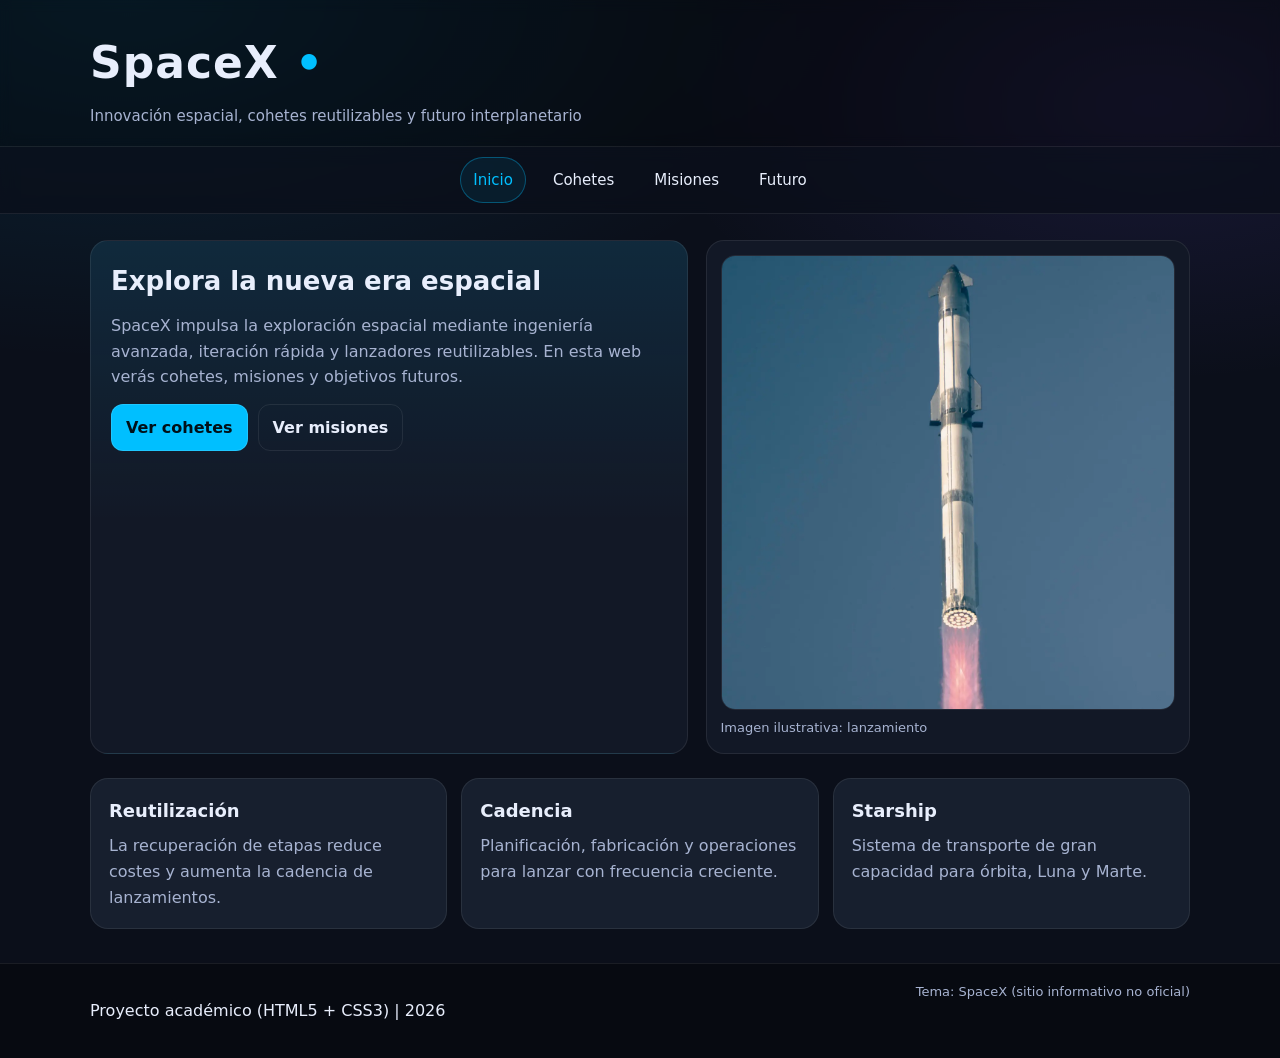
<file: index.html>
<!DOCTYPE html>
<html lang="es">
<head>
  <meta charset="UTF-8" />
  <meta name="viewport" content="width=device-width, initial-scale=1.0" />
  <title>SpaceX | Inicio</title>
  <link rel="stylesheet" href="css/estilos.css" />
</head>

<body>
  <header class="site-header">
    <div class="container header-inner">
      <h1 class="logo">SpaceX</h1>
      <p class="tagline">Innovación espacial, cohetes reutilizables y futuro interplanetario</p>
    </div>
  </header>

  <nav class="site-nav">
    <div class="container">
      <ul class="nav-list">
        <li><a class="active" href="index.html">Inicio</a></li>
        <li><a href="cohetes.html">Cohetes</a></li>
        <li><a href="misiones.html">Misiones</a></li>
        <li><a href="futuro.html">Futuro</a></li>
      </ul>
    </div>
  </nav>

  <main class="container">
    <section class="hero">
      <article class="hero-card">
        <h2>Explora la nueva era espacial</h2>
        <p>
          SpaceX impulsa la exploración espacial mediante ingeniería avanzada, iteración rápida
          y lanzadores reutilizables. En esta web verás cohetes, misiones y objetivos futuros.
        </p>
        <div class="actions">
          <a class="btn" href="cohetes.html">Ver cohetes</a>
          <a class="btn btn-ghost" href="misiones.html">Ver misiones</a>
        </div>
      </article>

      <figure class="hero-media">
        
        <img src="imagenes/Starship-SuperHeavy.jpg" alt="Lanzamiento de cohete SpaceX" />
        <figcaption>Imagen ilustrativa: lanzamiento</figcaption>
      </figure>
    </section>

    <section class="grid">
      <article class="card">
        <h3>Reutilización</h3>
        <p>
          La recuperación de etapas reduce costes y aumenta la cadencia de lanzamientos.
        </p>
      </article>

      <article class="card">
        <h3>Cadencia</h3>
        <p>
          Planificación, fabricación y operaciones para lanzar con frecuencia creciente.
        </p>
      </article>

      <article class="card">
        <h3>Starship</h3>
        <p>
          Sistema de transporte de gran capacidad para órbita, Luna y Marte.
        </p>
      </article>
    </section>
  </main>

  <footer class="site-footer">
    <div class="container footer-inner">
      <p>Proyecto académico (HTML5 + CSS3) | 2026</p>
      <p class="small">Tema: SpaceX (sitio informativo no oficial)</p>
    </div>
  </footer>
</body>
</html>
</file>
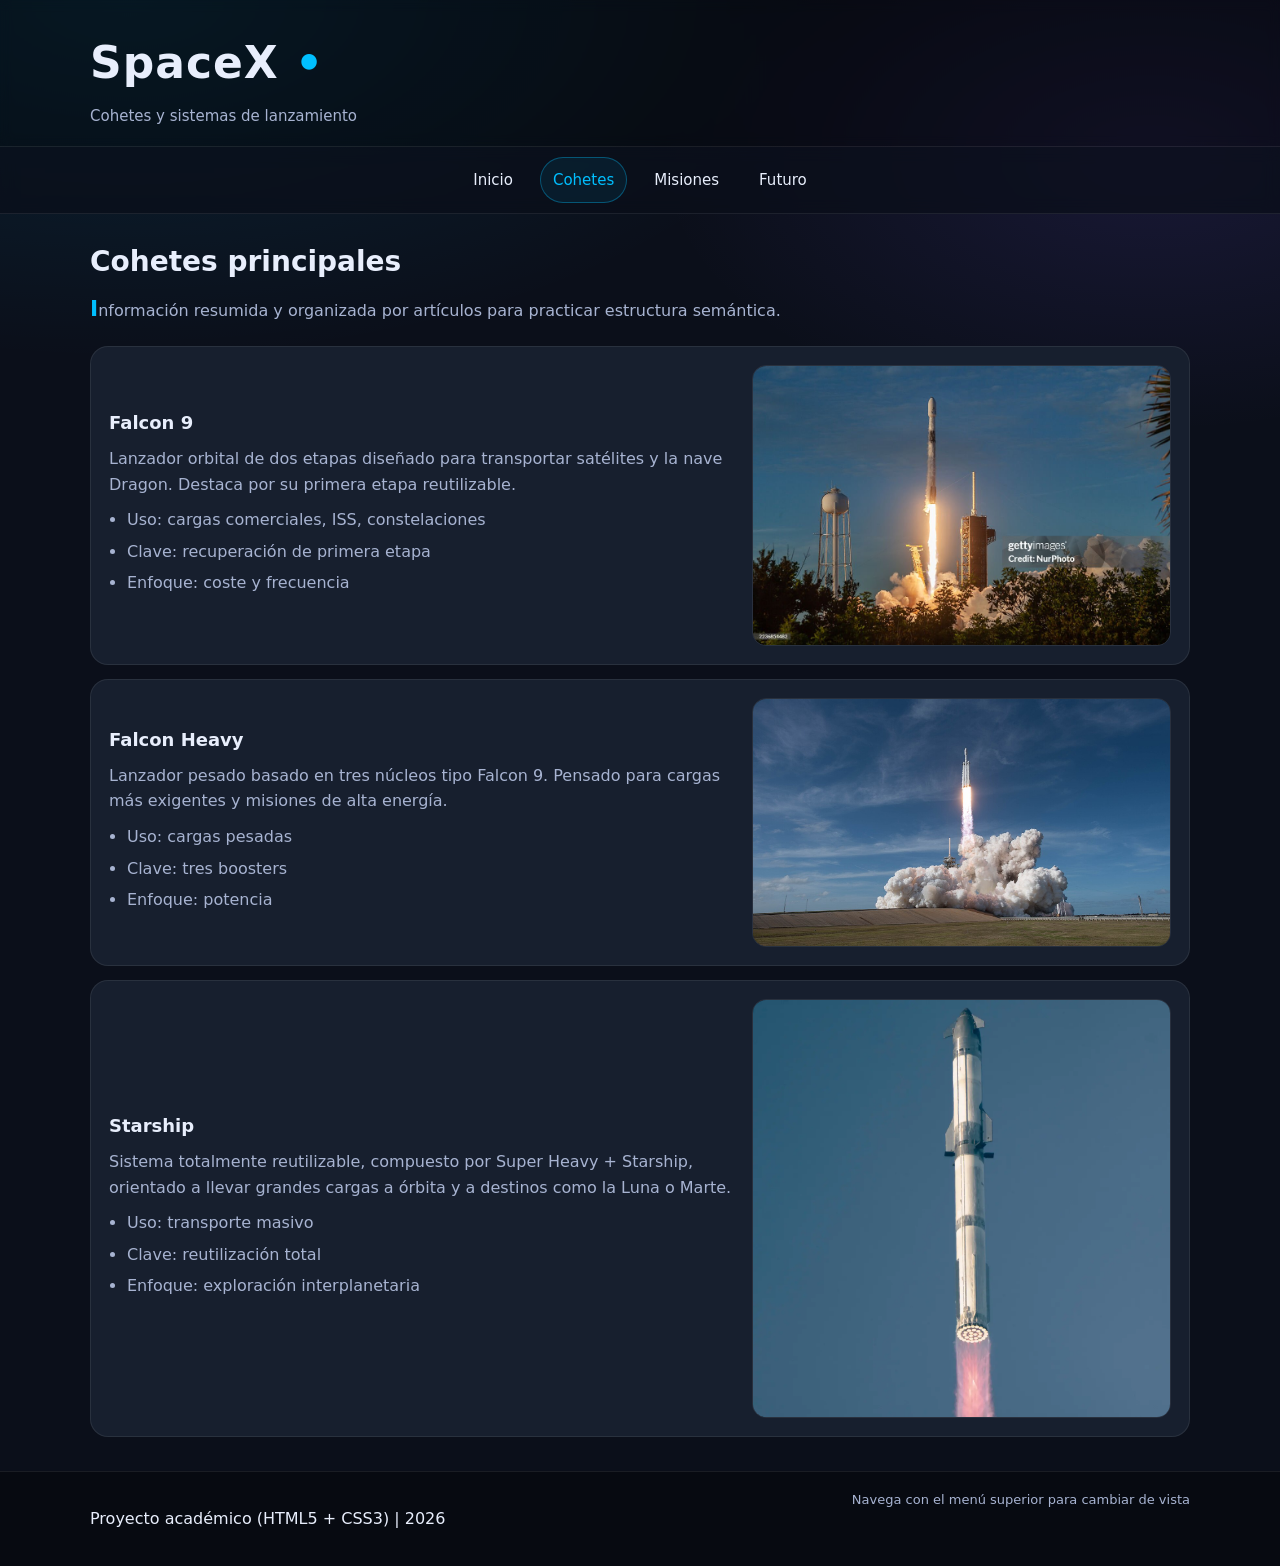
<file: cohetes.html>
<!DOCTYPE html>
<html lang="es">
<head>
  <meta charset="UTF-8" />
  <meta name="viewport" content="width=device-width, initial-scale=1.0" />
  <title>SpaceX | Cohetes</title>
  <link rel="stylesheet" href="css/estilos.css" />
  
</head>

<body>
  <header class="site-header">
    <div class="container header-inner">
      <h1 class="logo">SpaceX</h1>
      <p class="tagline">Cohetes y sistemas de lanzamiento</p>
    </div>
  </header>

  <nav class="site-nav">
    <div class="container">
      <ul class="nav-list">
        <li><a href="index.html">Inicio</a></li>
        <li><a class="active" href="cohetes.html">Cohetes</a></li>
        <li><a href="misiones.html">Misiones</a></li>
        <li><a href="futuro.html">Futuro</a></li>
      </ul>
    </div>
  </nav>

  <main class="container">
    <section class="page-head">
      <h2>Cohetes principales</h2>
      <p>
        Información resumida y organizada por artículos para practicar estructura semántica.
      </p>
    </section>

    <section class="cards-list">
      <article class="card card-split">
        <div class="card-content">
          <h3>Falcon 9</h3>
          <p>
            Lanzador orbital de dos etapas diseñado para transportar satélites y la nave
            Dragon. Destaca por su primera etapa reutilizable.
          </p>
          <ul class="bullets">
            <li>Uso: cargas comerciales, ISS, constelaciones</li>
            <li>Clave: recuperación de primera etapa</li>
            <li>Enfoque: coste y frecuencia</li>
          </ul>
        </div>
        <div class="card-media">
          <img src="imagenes/falcon9.jpg" alt="Cohete Falcon 9" />
        </div>
      </article>

      <article class="card card-split">
        <div class="card-content">
          <h3>Falcon Heavy</h3>
          <p>
            Lanzador pesado basado en tres núcleos tipo Falcon 9. Pensado para cargas más
            exigentes y misiones de alta energía.
          </p>
          <ul class="bullets">
            <li>Uso: cargas pesadas</li>
            <li>Clave: tres boosters</li>
            <li>Enfoque: potencia</li>
          </ul>
        </div>
        <div class="card-media">
          <img src="imagenes/Falcon_Heavy.jpg" alt="Lanzamiento (ilustrativo)" />
        </div>
      </article>

      <article class="card card-split">
        <div class="card-content">
          <h3>Starship</h3>
          <p>
            Sistema totalmente reutilizable, compuesto por Super Heavy + Starship, orientado
            a llevar grandes cargas a órbita y a destinos como la Luna o Marte.
          </p>
          <ul class="bullets">
            <li>Uso: transporte masivo</li>
            <li>Clave: reutilización total</li>
            <li>Enfoque: exploración interplanetaria</li>
          </ul>
        </div>
        <div class="card-media">
          <img src="imagenes/Starship-SuperHeavy.jpg" alt="Starship (ilustrativo)">
        </div>
      </article>
    </section>
  </main>

  <footer class="site-footer">
    <div class="container footer-inner">
      <p>Proyecto académico (HTML5 + CSS3) | 2026</p>
      <p class="small">Navega con el menú superior para cambiar de vista</p>
    </div>
  </footer>
</body>
</html>
</file>
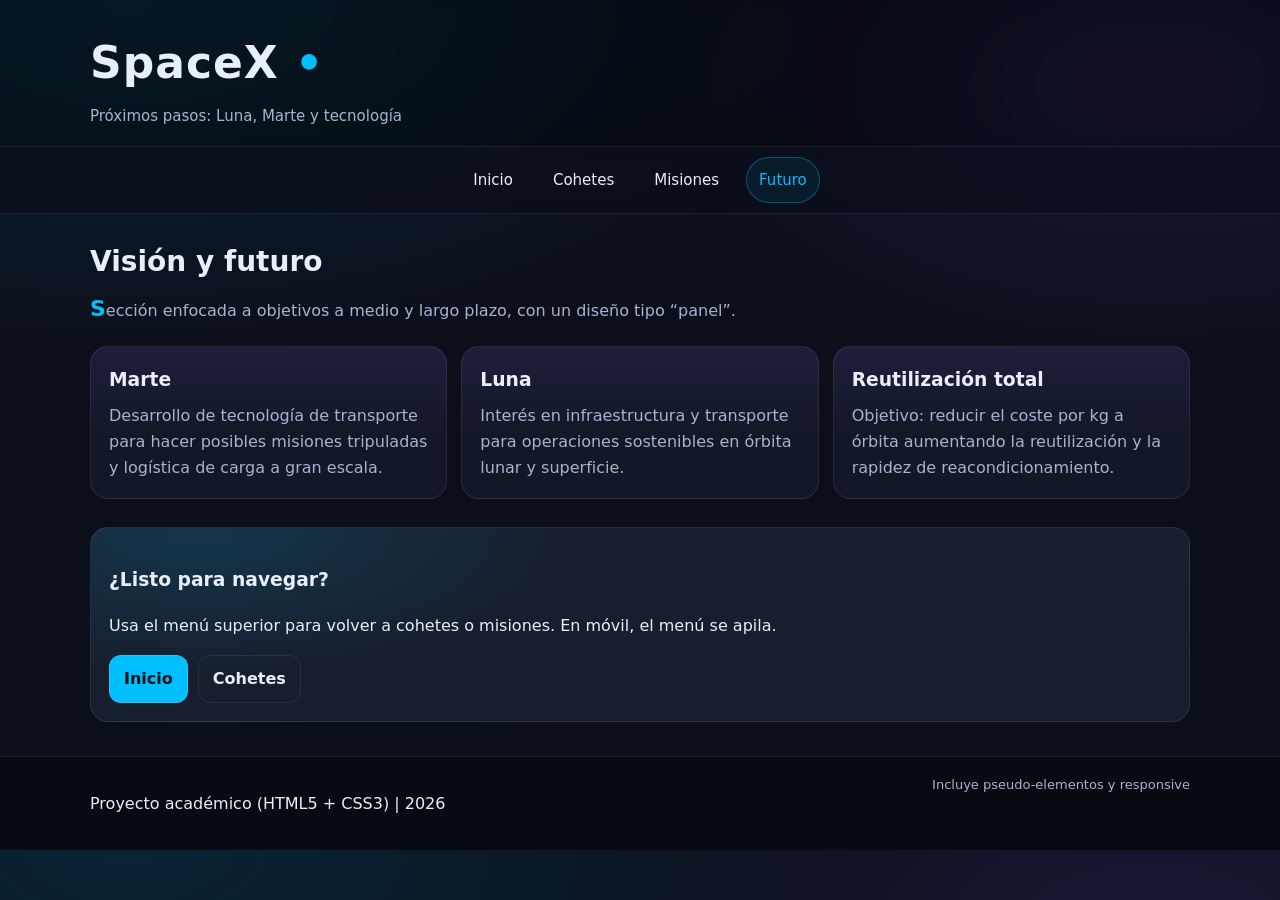
<file: futuro.html>
<!DOCTYPE html>
<html lang="es">
<head>
  <meta charset="UTF-8" />
  <meta name="viewport" content="width=device-width, initial-scale=1.0" />
  <title>SpaceX | Futuro</title>
  <link rel="stylesheet" href="css/estilos.css" />
</head>

<body>
  <header class="site-header">
    <div class="container header-inner">
      <h1 class="logo">SpaceX</h1>
      <p class="tagline">Próximos pasos: Luna, Marte y tecnología</p>
    </div>
  </header>

  <nav class="site-nav">
    <div class="container">
      <ul class="nav-list">
        <li><a href="index.html">Inicio</a></li>
        <li><a href="cohetes.html">Cohetes</a></li>
        <li><a href="misiones.html">Misiones</a></li>
        <li><a class="active" href="futuro.html">Futuro</a></li>
      </ul>
    </div>
  </nav>

  <main class="container">
    <section class="page-head">
      <h2>Visión y futuro</h2>
      <p>
        Sección enfocada a objetivos a medio y largo plazo, con un diseño tipo “panel”.
      </p>
    </section>

    <section class="panel">
      <article class="panel-item">
        <h3>Marte</h3>
        <p>
          Desarrollo de tecnología de transporte para hacer posibles misiones tripuladas
          y logística de carga a gran escala.
        </p>
      </article>

      <article class="panel-item">
        <h3>Luna</h3>
        <p>
          Interés en infraestructura y transporte para operaciones sostenibles en órbita
          lunar y superficie.
        </p>
      </article>

      <article class="panel-item">
        <h3>Reutilización total</h3>
        <p>
          Objetivo: reducir el coste por kg a órbita aumentando la reutilización y la
          rapidez de reacondicionamiento.
        </p>
      </article>
    </section>

    <section class="cta">
      <article class="cta-card">
        <h3>¿Listo para navegar?</h3>
        <p>
          Usa el menú superior para volver a cohetes o misiones. En móvil, el menú se apila.
        </p>
        <div class="actions">
          <a class="btn" href="index.html">Inicio</a>
          <a class="btn btn-ghost" href="cohetes.html">Cohetes</a>
        </div>
      </article>
    </section>
  </main>

  <footer class="site-footer">
    <div class="container footer-inner">
      <p>Proyecto académico (HTML5 + CSS3) | 2026</p>
      <p class="small">Incluye pseudo-elementos y responsive</p>
    </div>
  </footer>
</body>
</html>
</file>
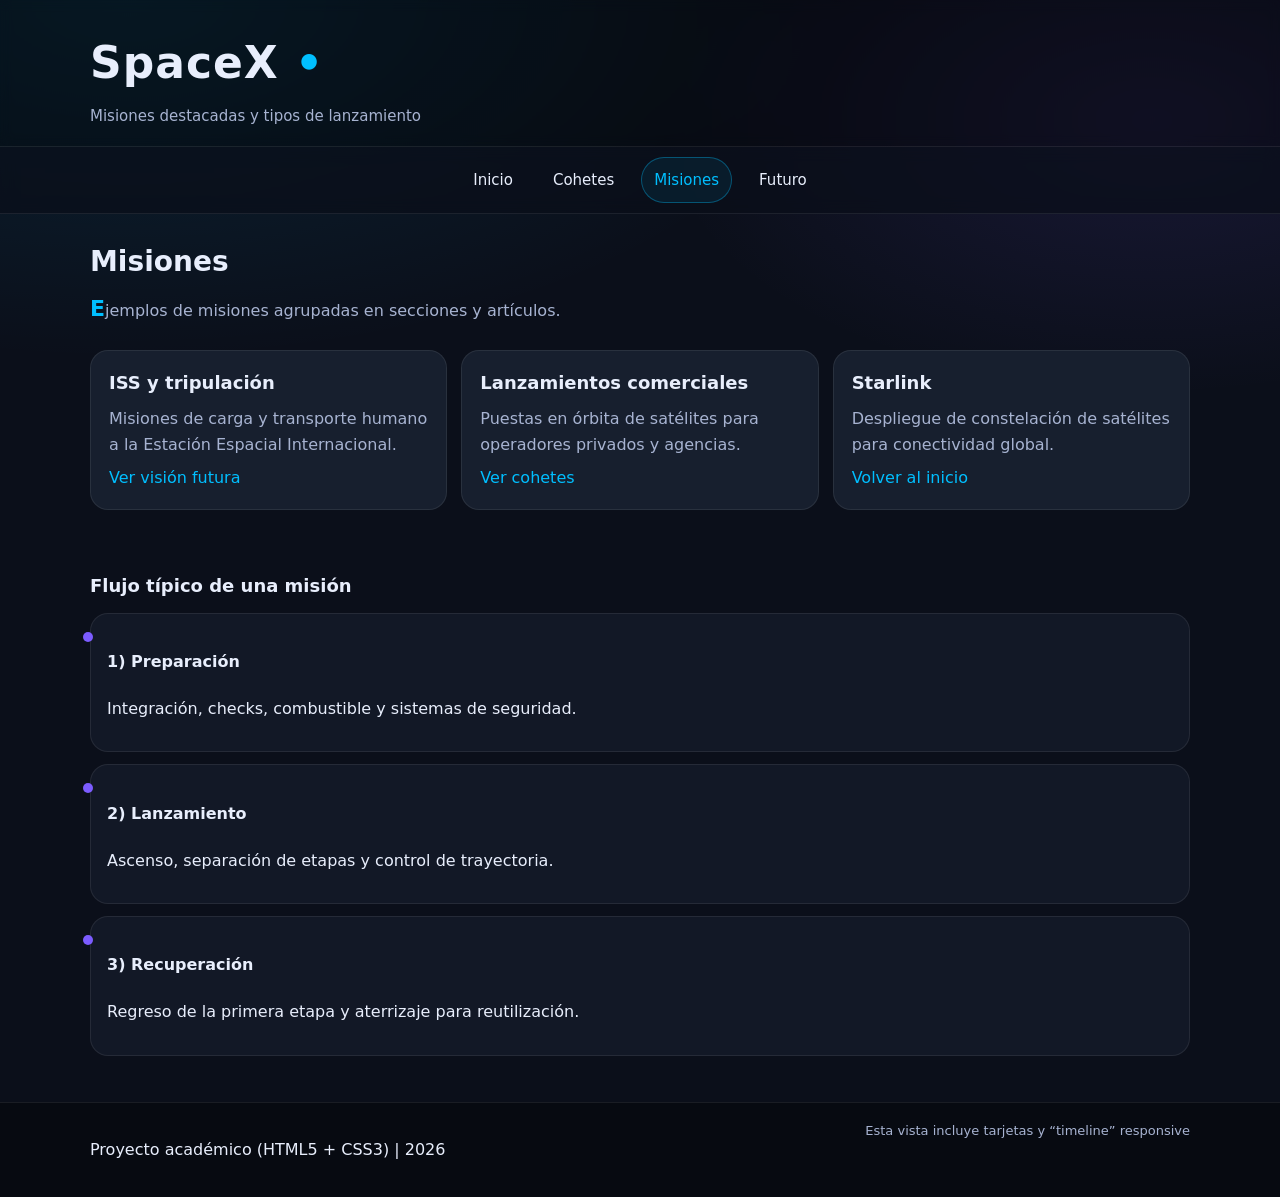
<file: misiones.html>
<!DOCTYPE html>
<html lang="es">
<head>
  <meta charset="UTF-8" />
  <meta name="viewport" content="width=device-width, initial-scale=1.0" />
  <title>SpaceX | Misiones</title>
  <link rel="stylesheet" href="css/estilos.css" />
</head>

<body>
  <header class="site-header">
    <div class="container header-inner">
      <h1 class="logo">SpaceX</h1>
      <p class="tagline">Misiones destacadas y tipos de lanzamiento</p>
    </div>
  </header>

  <nav class="site-nav">
    <div class="container">
      <ul class="nav-list">
        <li><a href="index.html">Inicio</a></li>
        <li><a href="cohetes.html">Cohetes</a></li>
        <li><a class="active" href="misiones.html">Misiones</a></li>
        <li><a href="futuro.html">Futuro</a></li>
      </ul>
    </div>
  </nav>

  <main class="container">
    <section class="page-head">
      <h2>Misiones</h2>
      <p>
        Ejemplos de misiones agrupadas en secciones y artículos.
      </p>
    </section>

    <section class="grid">
      <article class="card">
        <h3>ISS y tripulación</h3>
        <p>
          Misiones de carga y transporte humano a la Estación Espacial Internacional.
        </p>
        <a class="link" href="futuro.html">Ver visión futura</a>
      </article>

      <article class="card">
        <h3>Lanzamientos comerciales</h3>
        <p>
          Puestas en órbita de satélites para operadores privados y agencias.
        </p>
        <a class="link" href="cohetes.html">Ver cohetes</a>
      </article>

      <article class="card">
        <h3>Starlink</h3>
        <p>
          Despliegue de constelación de satélites para conectividad global.
        </p>
        <a class="link" href="index.html">Volver al inicio</a>
      </article>
    </section>

    <section class="timeline">
      <h3 class="section-title">Flujo típico de una misión</h3>

      <article class="step">
        <h4>1) Preparación</h4>
        <p>Integración, checks, combustible y sistemas de seguridad.</p>
      </article>

      <article class="step">
        <h4>2) Lanzamiento</h4>
        <p>Ascenso, separación de etapas y control de trayectoria.</p>
      </article>

      <article class="step">
        <h4>3) Recuperación</h4>
        <p>Regreso de la primera etapa y aterrizaje para reutilización.</p>
      </article>
    </section>
  </main>

  <footer class="site-footer">
    <div class="container footer-inner">
      <p>Proyecto académico (HTML5 + CSS3) | 2026</p>
      <p class="small">Esta vista incluye tarjetas y “timeline” responsive</p>
    </div>
  </footer>
</body>
</html>
</file>
<file: css/estilos.css>
/* =========================
   Base
   ========================= */
:root {
  --bg: #0b0f1a;
  --panel: #121826;
  --card: #171f2e;
  --text: #e8eefc;
  --muted: #a7b3d1;
  --accent: #00bfff;
  --accent-2: #7c5cff;
  --border: rgba(255, 255, 255, 0.08);
}

* {
  box-sizing: border-box;
}

body {
  margin: 0;
  font-family: system-ui, -apple-system, Segoe UI, Roboto, Arial, sans-serif;
  background: radial-gradient(1200px 600px at 10% 0%, rgba(0, 191, 255, 0.12), transparent 60%),
              radial-gradient(900px 500px at 90% 10%, rgba(124, 92, 255, 0.12), transparent 55%),
              var(--bg);
  color: var(--text);
  line-height: 1.6;
}

/* Contenedor */
.container {
  width: min(1100px, 92%);
  margin: 0 auto;
}

/* Imágenes */
img {
  width: 100%;
  height: auto;
  display: block;
  border-radius: 14px;
  border: 1px solid var(--border);
}

/* =========================
   Header
   ========================= */
.site-header {
  border-bottom: 1px solid var(--border);
  background: rgba(0, 0, 0, 0.35);
  backdrop-filter: blur(6px);
}

.header-inner {
  padding: 28px 0 18px;
}

.logo {
  margin: 0;
  font-size: clamp(28px, 4vw, 44px);
  letter-spacing: 1px;
}

.tagline {
  margin: 6px 0 0;
  color: var(--muted);
  font-size: 15px;
}

/* Pseudo-elemento (decoración del logo) */
.logo::after {
  content: " •";
  color: var(--accent);
}

/* =========================
   Nav
   ========================= */
.site-nav {
  position: sticky;
  top: 0;
  z-index: 10;
  border-bottom: 1px solid var(--border);
  background: rgba(11, 15, 26, 0.72);
  backdrop-filter: blur(8px);
}

.nav-list {
  list-style: none;
  margin: 0;
  padding: 10px 0;
  display: flex;
  gap: 14px;
  justify-content: center;
  flex-wrap: wrap;
}

.nav-list a {
  text-decoration: none;
  color: var(--text);
  padding: 10px 12px;
  border-radius: 999px;
  display: inline-block; /* display requerido */
  border: 1px solid transparent;
  font-size: 15px;
}

/* Pseudo-clase */
.nav-list a:hover {
  border-color: var(--border);
  color: var(--accent);
  transform: translateY(-1px);
}

.nav-list a.active {
  border-color: rgba(0, 191, 255, 0.35);
  background: rgba(0, 191, 255, 0.08);
  color: var(--accent);
}

/* =========================
   Secciones generales
   ========================= */
.page-head {
  padding: 26px 0 10px;
}

.page-head h2 {
  margin: 0 0 6px;
  font-size: 28px;
}

.page-head p {
  margin: 0;
  color: var(--muted);
}

/* Pseudo-elemento en párrafos */
.page-head p::first-letter {
  font-size: 22px;
  font-weight: 700;
  color: var(--accent);
}

.section-title {
  margin: 22px 0 12px;
  font-size: 18px;
  color: var(--text);
}

/* =========================
   Hero (Inicio)
   ========================= */
.hero {
  padding: 26px 0 10px;
  display: flex;          /* display requerido */
  gap: 18px;
  align-items: stretch;
}

.hero-card {
  flex: 1.1;
  background: linear-gradient(180deg, rgba(0, 191, 255, 0.10), transparent 55%),
              var(--panel);
  border: 1px solid var(--border);
  border-radius: 18px;
  padding: 20px;
}

.hero-card h2 {
  margin: 0 0 10px;
  font-size: 26px;
}

.hero-card p {
  margin: 0 0 14px;
  color: var(--muted);
}

.hero-media {
  flex: 0.9;
  margin: 0;
  background: var(--panel);
  border: 1px solid var(--border);
  border-radius: 18px;
  padding: 14px;
}

.hero-media figcaption {
  margin-top: 8px;
  color: var(--muted);
  font-size: 13px;
}

/* =========================
   Botones / links
   ========================= */
.actions {
  display: flex;
  gap: 10px;
  flex-wrap: wrap;
}

.btn {
  background: var(--accent);
  color: #001018;
  text-decoration: none;
  padding: 10px 14px;
  border-radius: 12px;
  font-weight: 700;
  border: 1px solid rgba(255, 255, 255, 0.12);
  display: inline-block;
}

/* Pseudo-clase */
.btn:hover {
  filter: brightness(1.08);
  transform: translateY(-1px);
}

.btn-ghost {
  background: transparent;
  color: var(--text);
  border: 1px solid var(--border);
}

.btn-ghost:hover {
  border-color: rgba(0, 191, 255, 0.35);
  color: var(--accent);
}

.link {
  display: inline-block;
  margin-top: 8px;
  color: var(--accent);
  text-decoration: none;
}

/* Pseudo-clase */
.link:hover {
  text-decoration: underline;
}

/* =========================
   Cards / grids
   ========================= */
.grid {
  padding: 14px 0 34px;
  display: grid;
  grid-template-columns: repeat(3, 1fr);
  gap: 14px;
}

.card {
  background: var(--card);
  border: 1px solid var(--border);
  border-radius: 18px;
  padding: 18px;
}

.card h3 {
  margin: 0 0 8px;
  font-size: 18px;
}

.card p {
  margin: 0;
  color: var(--muted);
}

/* =========================
   Lista de cards (Cohetes)
   ========================= */
.cards-list {
  padding: 10px 0 34px;
  display: flex;
  flex-direction: column;
  gap: 14px;
}

.card-split {
  display: flex;
  gap: 14px;
  align-items: center;
}

.card-content {
  flex: 1.2;
}

.card-media {
  flex: 0.8;
}

.bullets {
  margin: 10px 0 0;
  padding-left: 18px;
  color: var(--muted);
}

.bullets li {
  margin: 6px 0;
}

/* =========================
   Timeline (Misiones)
   ========================= */
.timeline {
  padding: 6px 0 34px;
}

.step {
  background: var(--panel);
  border: 1px solid var(--border);
  border-radius: 18px;
  padding: 14px 16px;
  margin: 12px 0;
  position: relative;
}

/* Pseudo-elemento */
.step::before {
  content: "";
  position: absolute;
  left: -8px;
  top: 18px;
  width: 10px;
  height: 10px;
  border-radius: 50%;
  background: var(--accent-2);
}

/* =========================
   Panel (Futuro)
   ========================= */
.panel {
  padding: 10px 0 10px;
  display: grid;
  grid-template-columns: repeat(3, 1fr);
  gap: 14px;
}

.panel-item {
  background: linear-gradient(180deg, rgba(124, 92, 255, 0.10), transparent 60%),
              var(--panel);
  border: 1px solid var(--border);
  border-radius: 18px;
  padding: 18px;
}

.panel-item h3 {
  margin: 0 0 8px;
}

.panel-item p {
  margin: 0;
  color: var(--muted);
}

.cta {
  padding: 18px 0 34px;
}

.cta-card {
  background: radial-gradient(600px 240px at 10% 0%, rgba(0, 191, 255, 0.14), transparent 60%),
              var(--card);
  border: 1px solid var(--border);
  border-radius: 18px;
  padding: 18px;
}

/* =========================
   Footer
   ========================= */
.site-footer {
  border-top: 1px solid var(--border);
  background: rgba(0, 0, 0, 0.35);
}

.footer-inner {
  padding: 18px 0;
  display: flex;
  justify-content: space-between;
  gap: 12px;
  flex-wrap: wrap;
}

.small {
  color: var(--muted);
  font-size: 13px;
  margin: 0;
}

/* =========================
   Responsive (Media Queries)
   ========================= */
@media (max-width: 900px) {
  .grid {
    grid-template-columns: 1fr;
  }

  .panel {
    grid-template-columns: 1fr;
  }

  .hero {
    flex-direction: column;
  }

  .card-split {
    flex-direction: column;
    align-items: stretch;
  }
}

@media (max-width: 520px) {
  .nav-list {
    justify-content: center;
    gap: 8px;
  }

  .nav-list a {
    font-size: 14px;
    padding: 9px 10px;
  }

  .footer-inner {
    flex-direction: column;
  }

  .card-media{
    height: 100px;
  }

  img{
    height: auto;
  }
}
</file>
